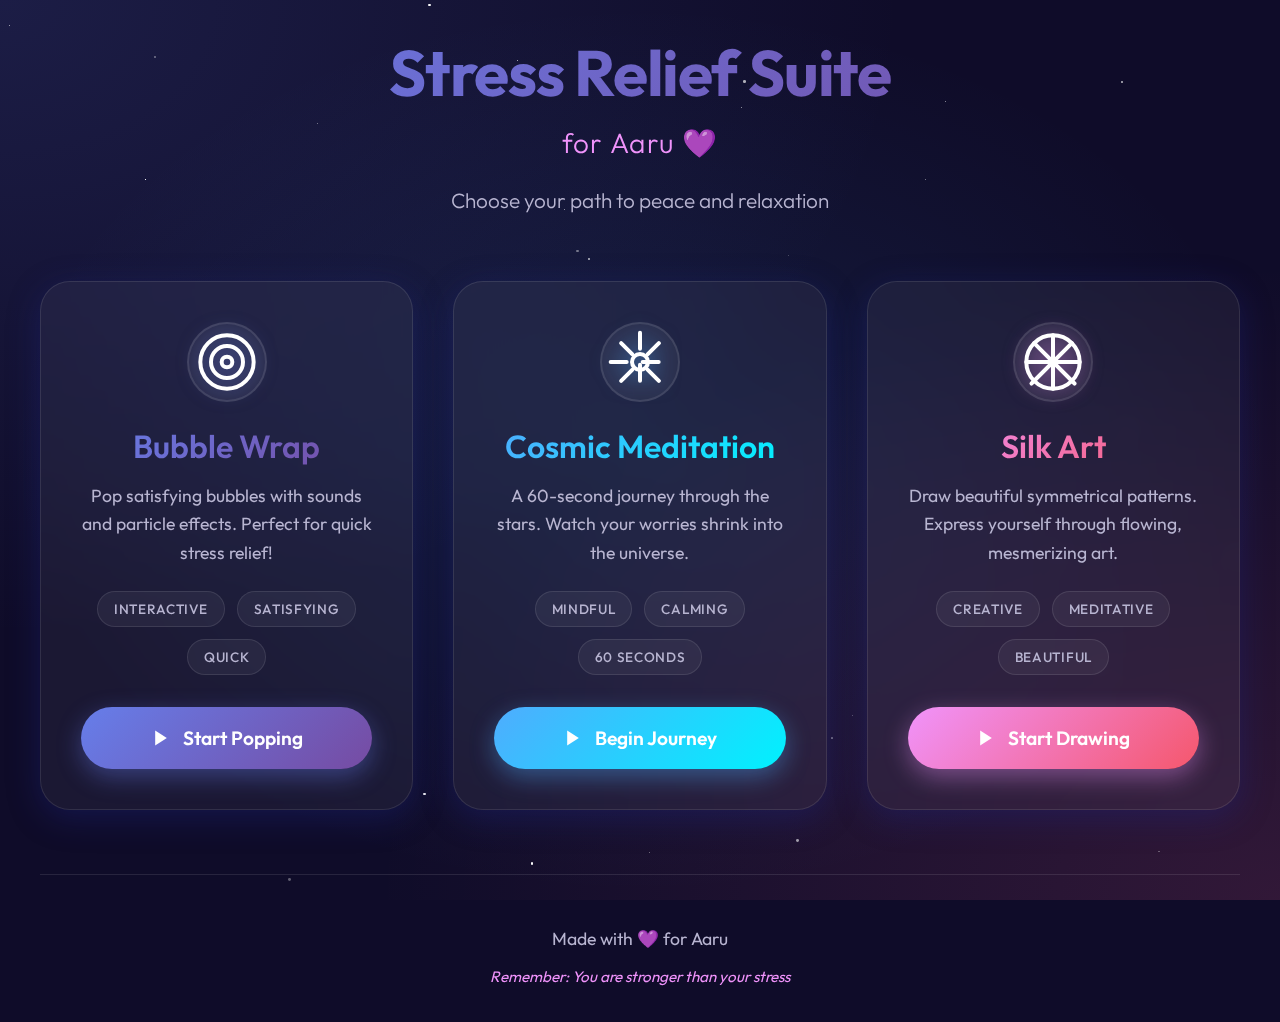
<file: index.html>
<!DOCTYPE html>
<html lang="en">

<head>
    <meta charset="UTF-8">
    <meta name="viewport" content="width=device-width, initial-scale=1.0">
    <title>Stress Relief Suite for Aaru 💜 - Find Your Peace</title>
    <meta name="description" content="A collection of beautiful stress-relief experiences designed for Aaru">
    <link rel="preconnect" href="https://fonts.googleapis.com">
    <link rel="preconnect" href="https://fonts.gstatic.com" crossorigin>
    <link href="https://fonts.googleapis.com/css2?family=Outfit:wght@300;400;600;700&display=swap" rel="stylesheet">
    <link rel="stylesheet" href="menu-style.css">
</head>

<body>
    <div class="container">
        <header class="header">
            <h1 class="main-title">
                <span class="title-gradient">Stress Relief Suite</span>
                <span class="title-sub">for Aaru 💜</span>
            </h1>
            <p class="subtitle">
                Choose your path to peace and relaxation
            </p>
        </header>

        <div class="games-grid">
            <!-- Bubble Wrap Card -->
            <div class="game-card" data-game="bubble-wrap">
                <div class="card-icon">
                    <svg xmlns="http://www.w3.org/2000/svg" width="64" height="64" viewBox="0 0 24 24" fill="none"
                        stroke="currentColor" stroke-width="1.5" stroke-linecap="round" stroke-linejoin="round">
                        <circle cx="12" cy="12" r="10" />
                        <circle cx="12" cy="12" r="6" />
                        <circle cx="12" cy="12" r="2" />
                    </svg>
                </div>
                <h2 class="card-title">Bubble Wrap</h2>
                <p class="card-description">
                    Pop satisfying bubbles with sounds and particle effects. Perfect for quick stress relief!
                </p>
                <div class="card-tags">
                    <span class="tag">Interactive</span>
                    <span class="tag">Satisfying</span>
                    <span class="tag">Quick</span>
                </div>
                <button class="play-btn" onclick="openGame('bubble.html')">
                    <svg xmlns="http://www.w3.org/2000/svg" width="20" height="20" viewBox="0 0 24 24"
                        fill="currentColor">
                        <polygon points="5 3 19 12 5 21 5 3" />
                    </svg>
                    Start Popping
                </button>
            </div>

            <!-- Cosmic Meditation Card -->
            <div class="game-card" data-game="meditation">
                <div class="card-icon">
                    <svg xmlns="http://www.w3.org/2000/svg" width="64" height="64" viewBox="0 0 24 24" fill="none"
                        stroke="currentColor" stroke-width="1.5" stroke-linecap="round" stroke-linejoin="round">
                        <circle cx="12" cy="12" r="3" />
                        <path d="M12 1v6m0 6v6" />
                        <path d="M1 12h6m6 0h6" />
                        <path d="m4.93 4.93 4.24 4.24m5.66 5.66 4.24 4.24" />
                        <path d="m19.07 4.93-4.24 4.24m-5.66 5.66-4.24 4.24" />
                    </svg>
                </div>
                <h2 class="card-title">Cosmic Meditation</h2>
                <p class="card-description">
                    A 60-second journey through the stars. Watch your worries shrink into the universe.
                </p>
                <div class="card-tags">
                    <span class="tag">Mindful</span>
                    <span class="tag">Calming</span>
                    <span class="tag">60 Seconds</span>
                </div>
                <button class="play-btn" onclick="openGame('meditation.html')">
                    <svg xmlns="http://www.w3.org/2000/svg" width="20" height="20" viewBox="0 0 24 24"
                        fill="currentColor">
                        <polygon points="5 3 19 12 5 21 5 3" />
                    </svg>
                    Begin Journey
                </button>
            </div>

            <!-- Silk Art Card -->
            <div class="game-card" data-game="silk">
                <div class="card-icon">
                    <svg xmlns="http://www.w3.org/2000/svg" width="64" height="64" viewBox="0 0 24 24" fill="none"
                        stroke="currentColor" stroke-width="1.5" stroke-linecap="round" stroke-linejoin="round">
                        <path d="M12 2v20" />
                        <path d="M2 12h20" />
                        <circle cx="12" cy="12" r="10" />
                        <path d="m4.93 4.93 15.14 15.14" />
                        <path d="m19.07 4.93-15.14 15.14" />
                    </svg>
                </div>
                <h2 class="card-title">Silk Art</h2>
                <p class="card-description">
                    Draw beautiful symmetrical patterns. Express yourself through flowing, mesmerizing art.
                </p>
                <div class="card-tags">
                    <span class="tag">Creative</span>
                    <span class="tag">Meditative</span>
                    <span class="tag">Beautiful</span>
                </div>
                <button class="play-btn" onclick="openGame('silk.html')">
                    <svg xmlns="http://www.w3.org/2000/svg" width="20" height="20" viewBox="0 0 24 24"
                        fill="currentColor">
                        <polygon points="5 3 19 12 5 21 5 3" />
                    </svg>
                    Start Drawing
                </button>
            </div>
        </div>

        <footer class="footer">
            <p class="footer-text">
                Made with 💜 for Aaru<br>
                <span class="footer-note">Remember: You are stronger than your stress</span>
            </p>
        </footer>
    </div>

    <script src="menu-script.js"></script>
</body>


</html>
</file>
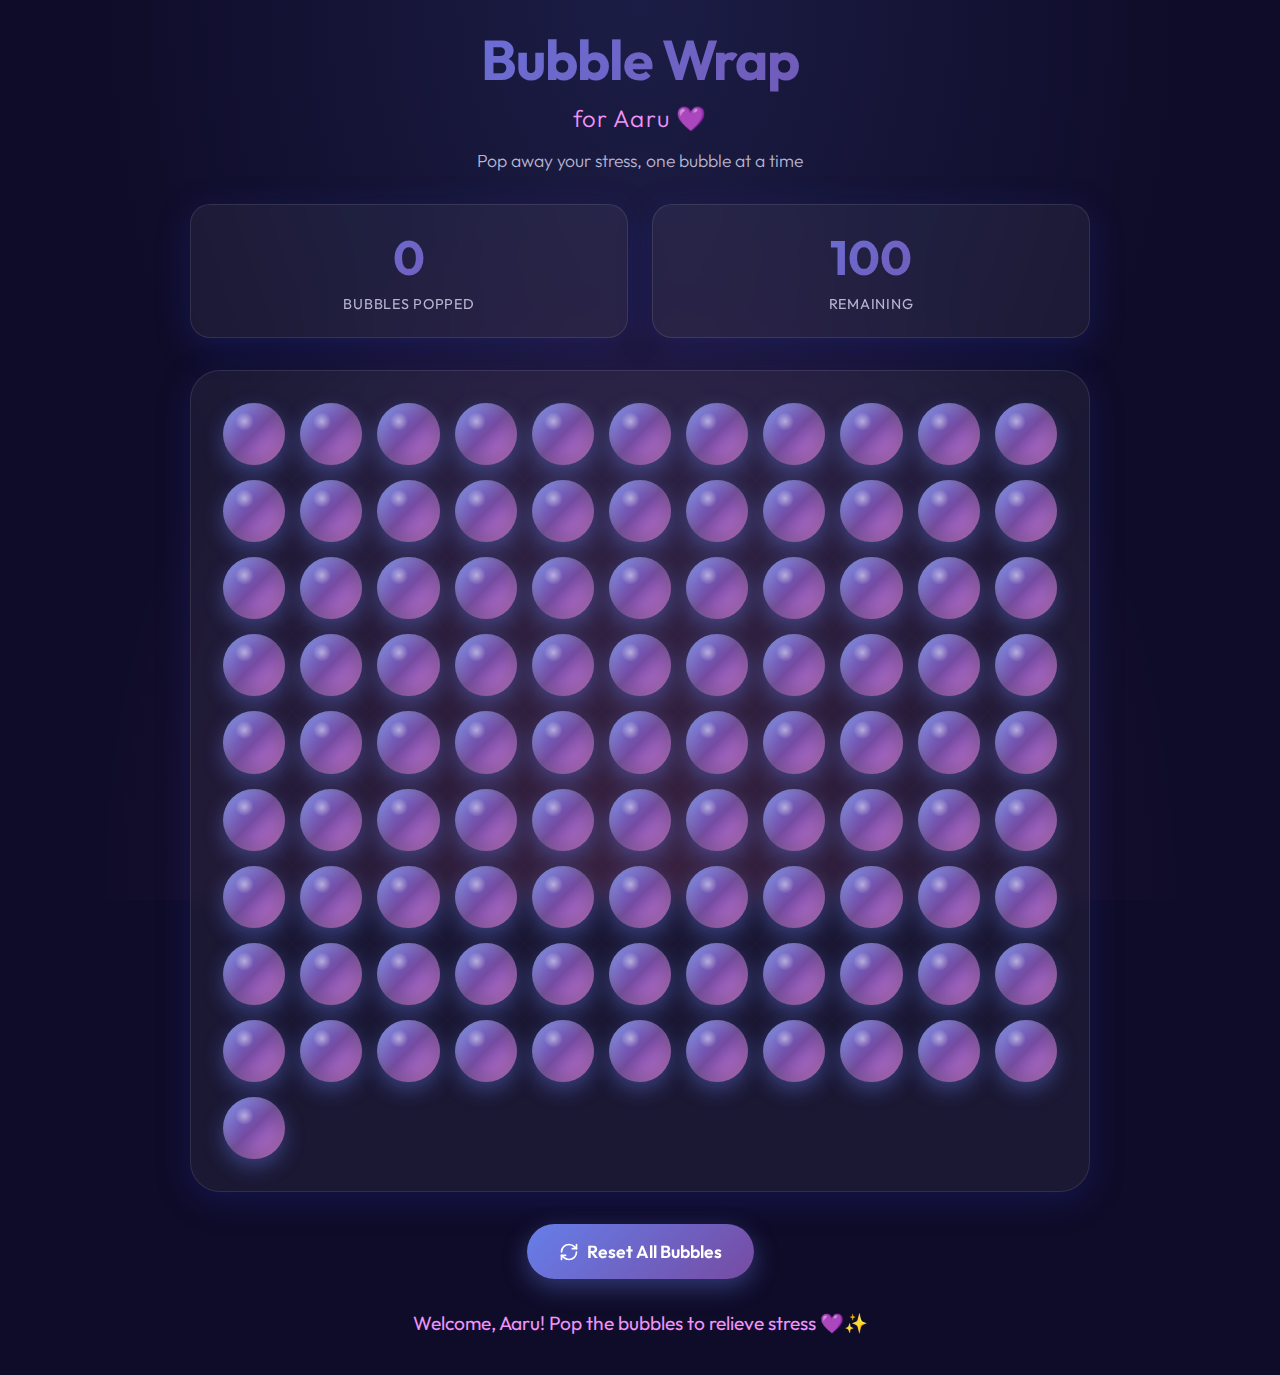
<file: bubble.html>
<!DOCTYPE html>
<html lang="en">
<head>
    <meta charset="UTF-8">
    <meta name="viewport" content="width=device-width, initial-scale=1.0">
    <title>Bubble Wrap for Aaru 💜 - Pop Away Your Stress</title>
    <meta name="description" content="A beautiful, interactive bubble wrap experience designed for Aaru to relieve stress and bring moments of calm">
    <link rel="preconnect" href="https://fonts.googleapis.com">
    <link rel="preconnect" href="https://fonts.gstatic.com" crossorigin>
    <link href="https://fonts.googleapis.com/css2?family=Outfit:wght@300;400;600;700&display=swap" rel="stylesheet">
    <link rel="stylesheet" href="style.css">
</head>
<body>
    <div class="container">
        <header class="header">
            <h1 class="title">
                <span class="title-main">Bubble Wrap</span>
                <span class="title-sub">for Aaru 💜</span>
            </h1>
            <p class="subtitle">Pop away your stress, one bubble at a time</p>
        </header>

        <div class="stats-container">
            <div class="stat-card">
                <div class="stat-value" id="popped-count">0</div>
                <div class="stat-label">Bubbles Popped</div>
            </div>
            <div class="stat-card">
                <div class="stat-value" id="remaining-count">100</div>
                <div class="stat-label">Remaining</div>
            </div>
        </div>

        <div class="bubble-wrap-container">
            <div class="bubble-grid" id="bubbleGrid"></div>
        </div>

        <div class="controls">
            <button class="reset-btn" id="resetBtn">
                <svg xmlns="http://www.w3.org/2000/svg" width="20" height="20" viewBox="0 0 24 24" fill="none" stroke="currentColor" stroke-width="2" stroke-linecap="round" stroke-linejoin="round">
                    <path d="M3 12a9 9 0 0 1 9-9 9.75 9.75 0 0 1 6.74 2.74L21 8"/>
                    <path d="M21 3v5h-5"/>
                    <path d="M21 12a9 9 0 0 1-9 9 9.75 9.75 0 0 1-6.74-2.74L3 16"/>
                    <path d="M3 21v-5h5"/>
                </svg>
                Reset All Bubbles
            </button>
        </div>

        <div class="motivational-message" id="motivationalMessage"></div>
    </div>

    <script src="script.js"></script>
</body>
</html>
</file>
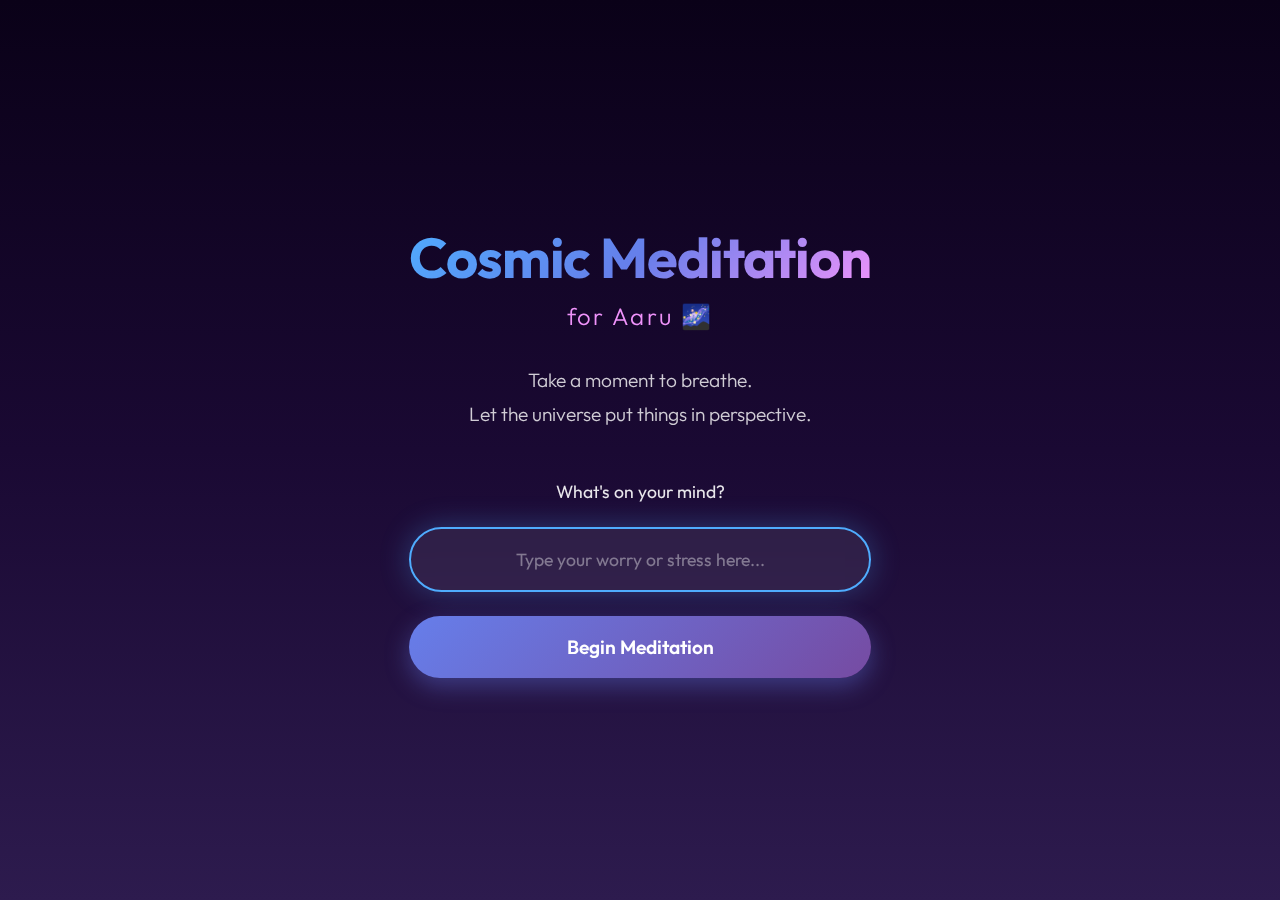
<file: meditation.html>
<!DOCTYPE html>
<html lang="en">

<head>
    <meta charset="UTF-8">
    <meta name="viewport" content="width=device-width, initial-scale=1.0">
    <title>Cosmic Meditation for Aaru 🌌 - Find Your Peace</title>
    <meta name="description"
        content="A 60-second mindful meditation to put your worries in perspective, designed for Aaru">
    <link rel="preconnect" href="https://fonts.googleapis.com">
    <link rel="preconnect" href="https://fonts.gstatic.com" crossorigin>
    <link href="https://fonts.googleapis.com/css2?family=Outfit:wght@300;400;600;700&display=swap" rel="stylesheet">
    <link rel="stylesheet" href="meditation-style.css">
</head>

<body>
    <!-- Start Screen -->
    <div class="screen" id="startScreen">
        <div class="content-wrapper">
            <h1 class="main-title">
                <span class="title-cosmic">Cosmic Meditation</span>
                <span class="title-sub">for Aaru 🌌</span>
            </h1>
            <p class="intro-text">
                Take a moment to breathe.<br>
                Let the universe put things in perspective.
            </p>
            <div class="input-container">
                <label for="worryInput" class="input-label">What's on your mind?</label>
                <input type="text" id="worryInput" class="worry-input" placeholder="Type your worry or stress here..."
                    maxlength="100" autocomplete="off">
                <button id="startBtn" class="start-btn">
                    Begin Meditation
                </button>
            </div>
        </div>
    </div>

    <!-- Meditation Screen -->
    <div class="screen hidden" id="meditationScreen">
        <canvas id="starsCanvas"></canvas>
        <div class="breathing-prompt" id="breathingPrompt">Take a deep breath in....</div>
        <div class="thought-bubble" id="thoughtBubble">
            <span id="thoughtText"></span>
        </div>
        <div class="timer-display" id="timerDisplay">60</div>
    </div>

    <!-- End Screen -->
    <div class="screen hidden" id="endScreen">
        <div class="content-wrapper">
            <h2 class="end-title">Your perspective has shifted 💫</h2>
            <p class="end-message">
                In the vastness of the universe,<br>
                your worry is just a tiny speck of stardust.<br>
                You are stronger than your stress, Aaru. 💜
            </p>
            <div class="end-actions">
                <button id="restartBtn" class="action-btn primary">
                    <svg xmlns="http://www.w3.org/2000/svg" width="20" height="20" viewBox="0 0 24 24" fill="none"
                        stroke="currentColor" stroke-width="2" stroke-linecap="round" stroke-linejoin="round">
                        <path d="M3 12a9 9 0 0 1 9-9 9.75 9.75 0 0 1 6.74 2.74L21 8" />
                        <path d="M21 3v5h-5" />
                        <path d="M21 12a9 9 0 0 1-9 9 9.75 9.75 0 0 1-6.74-2.74L3 16" />
                        <path d="M3 21v-5h5" />
                    </svg>
                    Meditate Again
                </button>
                <button id="backBtn" class="action-btn secondary">
                    <svg xmlns="http://www.w3.org/2000/svg" width="20" height="20" viewBox="0 0 24 24" fill="none"
                        stroke="currentColor" stroke-width="2" stroke-linecap="round" stroke-linejoin="round">
                        <path d="M19 12H5M12 19l-7-7 7-7" />
                    </svg>
                    Back to Menu
                </button>
            </div>
        </div>
    </div>

    <script src="meditation-script.js"></script>
</body>

</html>
</file>
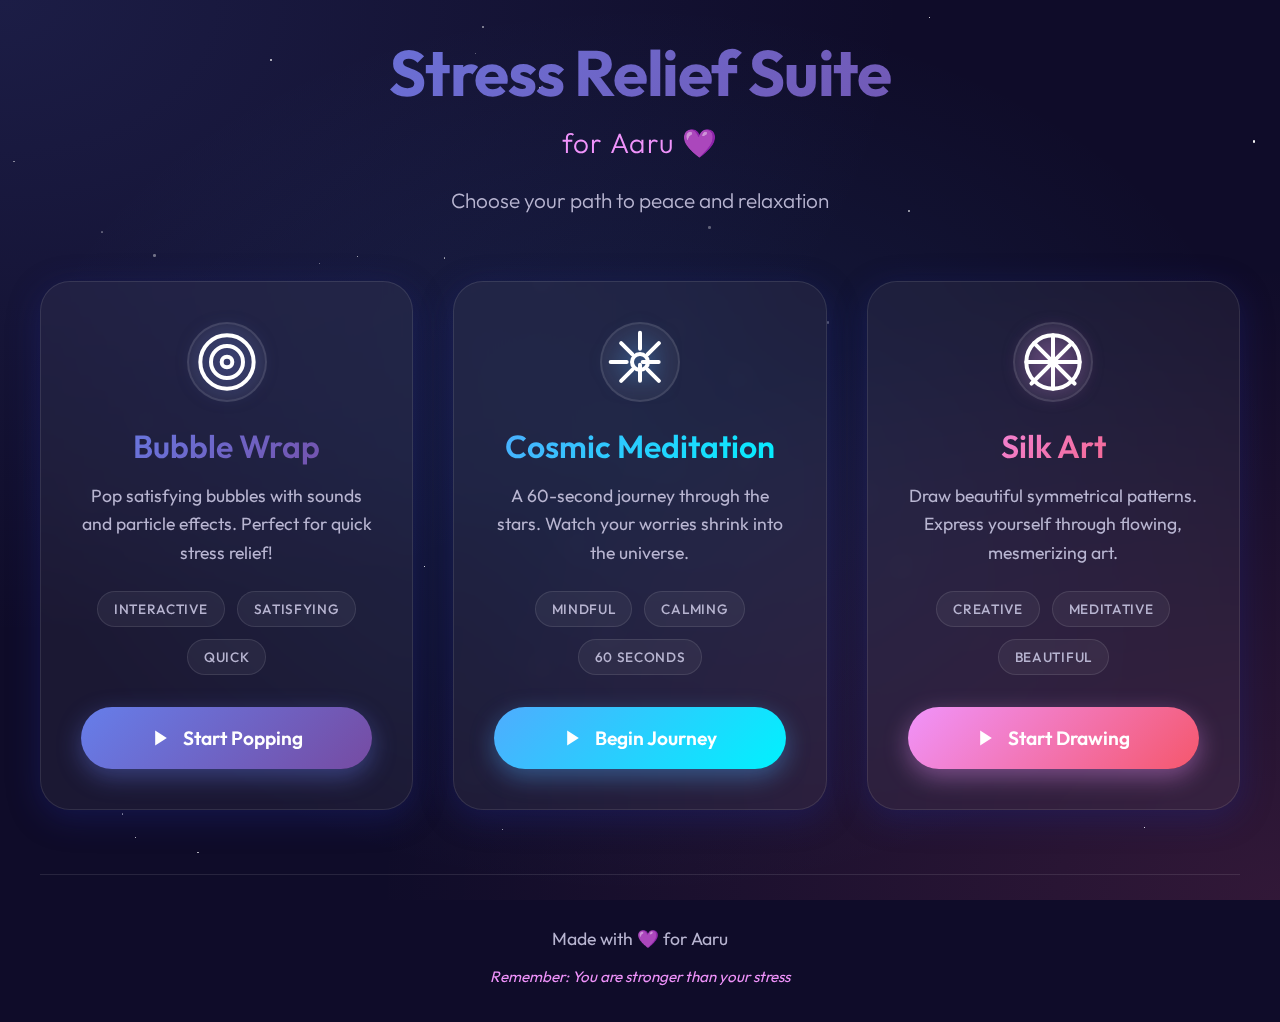
<file: menu.html>
<!DOCTYPE html>
<html lang="en">

<head>
    <meta charset="UTF-8">
    <meta name="viewport" content="width=device-width, initial-scale=1.0">
    <title>Stress Relief Suite for Aaru 💜 - Find Your Peace</title>
    <meta name="description" content="A collection of beautiful stress-relief experiences designed for Aaru">
    <link rel="preconnect" href="https://fonts.googleapis.com">
    <link rel="preconnect" href="https://fonts.gstatic.com" crossorigin>
    <link href="https://fonts.googleapis.com/css2?family=Outfit:wght@300;400;600;700&display=swap" rel="stylesheet">
    <link rel="stylesheet" href="menu-style.css">
</head>

<body>
    <div class="container">
        <header class="header">
            <h1 class="main-title">
                <span class="title-gradient">Stress Relief Suite</span>
                <span class="title-sub">for Aaru 💜</span>
            </h1>
            <p class="subtitle">
                Choose your path to peace and relaxation
            </p>
        </header>

        <div class="games-grid">
            <!-- Bubble Wrap Card -->
            <div class="game-card" data-game="bubble-wrap">
                <div class="card-icon">
                    <svg xmlns="http://www.w3.org/2000/svg" width="64" height="64" viewBox="0 0 24 24" fill="none"
                        stroke="currentColor" stroke-width="1.5" stroke-linecap="round" stroke-linejoin="round">
                        <circle cx="12" cy="12" r="10" />
                        <circle cx="12" cy="12" r="6" />
                        <circle cx="12" cy="12" r="2" />
                    </svg>
                </div>
                <h2 class="card-title">Bubble Wrap</h2>
                <p class="card-description">
                    Pop satisfying bubbles with sounds and particle effects. Perfect for quick stress relief!
                </p>
                <div class="card-tags">
                    <span class="tag">Interactive</span>
                    <span class="tag">Satisfying</span>
                    <span class="tag">Quick</span>
                </div>
                <button class="play-btn" onclick="openGame('index.html')">
                    <svg xmlns="http://www.w3.org/2000/svg" width="20" height="20" viewBox="0 0 24 24"
                        fill="currentColor">
                        <polygon points="5 3 19 12 5 21 5 3" />
                    </svg>
                    Start Popping
                </button>
            </div>

            <!-- Cosmic Meditation Card -->
            <div class="game-card" data-game="meditation">
                <div class="card-icon">
                    <svg xmlns="http://www.w3.org/2000/svg" width="64" height="64" viewBox="0 0 24 24" fill="none"
                        stroke="currentColor" stroke-width="1.5" stroke-linecap="round" stroke-linejoin="round">
                        <circle cx="12" cy="12" r="3" />
                        <path d="M12 1v6m0 6v6" />
                        <path d="M1 12h6m6 0h6" />
                        <path d="m4.93 4.93 4.24 4.24m5.66 5.66 4.24 4.24" />
                        <path d="m19.07 4.93-4.24 4.24m-5.66 5.66-4.24 4.24" />
                    </svg>
                </div>
                <h2 class="card-title">Cosmic Meditation</h2>
                <p class="card-description">
                    A 60-second journey through the stars. Watch your worries shrink into the universe.
                </p>
                <div class="card-tags">
                    <span class="tag">Mindful</span>
                    <span class="tag">Calming</span>
                    <span class="tag">60 Seconds</span>
                </div>
                <button class="play-btn" onclick="openGame('meditation.html')">
                    <svg xmlns="http://www.w3.org/2000/svg" width="20" height="20" viewBox="0 0 24 24"
                        fill="currentColor">
                        <polygon points="5 3 19 12 5 21 5 3" />
                    </svg>
                    Begin Journey
                </button>
            </div>

            <!-- Silk Art Card -->
            <div class="game-card" data-game="silk">
                <div class="card-icon">
                    <svg xmlns="http://www.w3.org/2000/svg" width="64" height="64" viewBox="0 0 24 24" fill="none"
                        stroke="currentColor" stroke-width="1.5" stroke-linecap="round" stroke-linejoin="round">
                        <path d="M12 2v20" />
                        <path d="M2 12h20" />
                        <circle cx="12" cy="12" r="10" />
                        <path d="m4.93 4.93 15.14 15.14" />
                        <path d="m19.07 4.93-15.14 15.14" />
                    </svg>
                </div>
                <h2 class="card-title">Silk Art</h2>
                <p class="card-description">
                    Draw beautiful symmetrical patterns. Express yourself through flowing, mesmerizing art.
                </p>
                <div class="card-tags">
                    <span class="tag">Creative</span>
                    <span class="tag">Meditative</span>
                    <span class="tag">Beautiful</span>
                </div>
                <button class="play-btn" onclick="openGame('silk.html')">
                    <svg xmlns="http://www.w3.org/2000/svg" width="20" height="20" viewBox="0 0 24 24"
                        fill="currentColor">
                        <polygon points="5 3 19 12 5 21 5 3" />
                    </svg>
                    Start Drawing
                </button>
            </div>
        </div>

        <footer class="footer">
            <p class="footer-text">
                Made with 💜 for Aaru<br>
                <span class="footer-note">Remember: You are stronger than your stress</span>
            </p>
        </footer>
    </div>

    <script src="menu-script.js"></script>
</body>

</html>
</file>
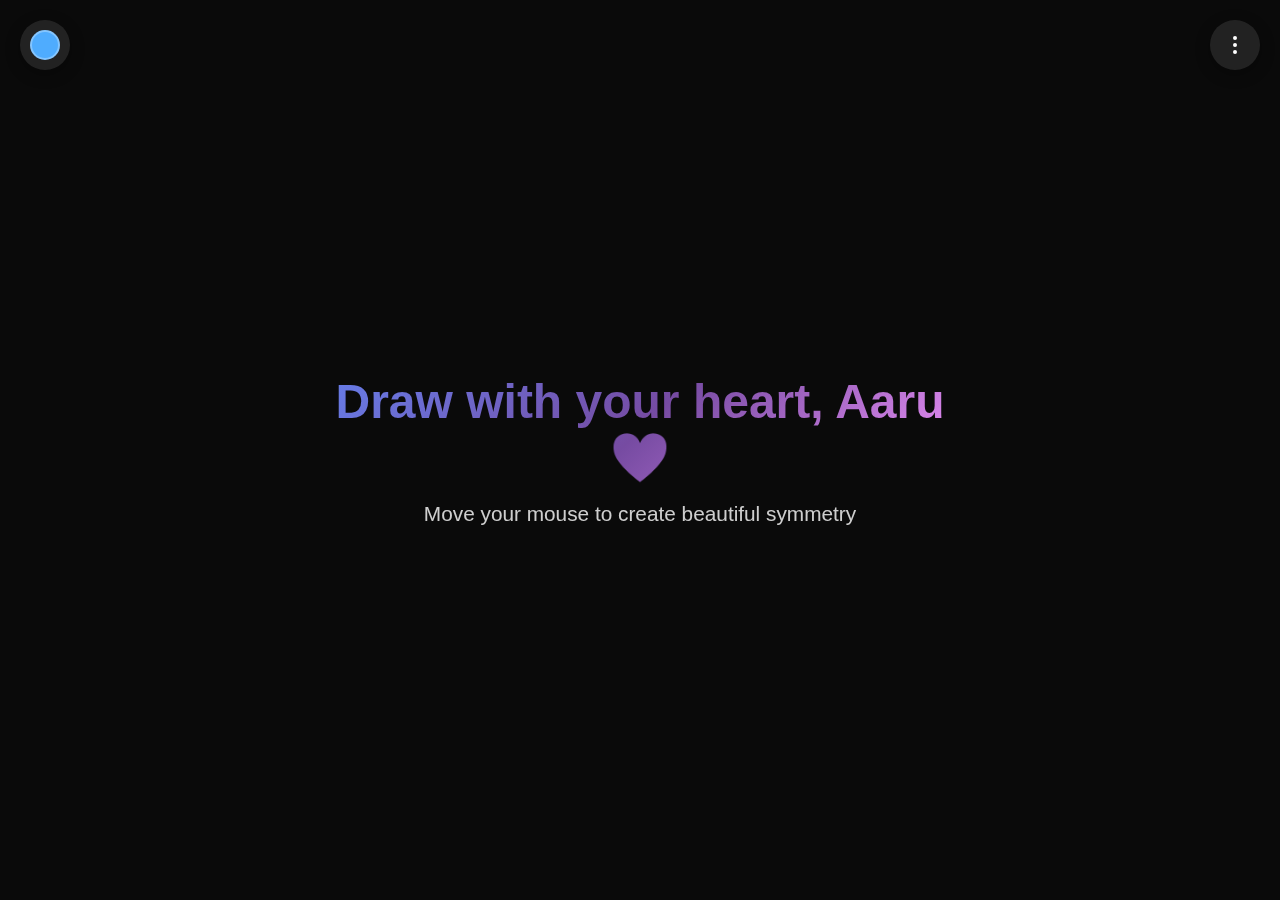
<file: silk.html>
<!DOCTYPE html>
<html lang="en">

<head>
    <meta charset="UTF-8">
    <meta name="viewport" content="width=device-width, initial-scale=1.0">
    <title>Silk Art for Aaru 🎨 - Create Beautiful Symmetry</title>
    <meta name="description"
        content="An interactive symmetrical drawing tool designed for Aaru to create flowing, beautiful art">
    <link rel="preconnect" href="https://fonts.googleapis.com">
    <link rel="preconnect" href="https://fonts.gstatic.com" crossorigin>
    <link href="https://fonts.googleapis.com/css2?family=Outfit:wght@300;400;600;700&display=swap" rel="stylesheet">
    <link rel="stylesheet" href="silk-style.css">
</head>

<body>
    <canvas id="canvas"></canvas>

    <div class="controls">
        <button class="control-btn color-btn" id="colorBtn" title="Change Color">
            <div class="color-indicator" id="colorIndicator"></div>
        </button>

        <button class="control-btn menu-btn" id="menuBtn" title="Menu">
            <svg xmlns="http://www.w3.org/2000/svg" width="24" height="24" viewBox="0 0 24 24" fill="none"
                stroke="currentColor" stroke-width="2">
                <circle cx="12" cy="12" r="1" />
                <circle cx="12" cy="5" r="1" />
                <circle cx="12" cy="19" r="1" />
            </svg>
        </button>
    </div>

    <div class="menu hidden" id="menu">
        <button class="menu-item" id="clearBtn">
            <svg xmlns="http://www.w3.org/2000/svg" width="20" height="20" viewBox="0 0 24 24" fill="none"
                stroke="currentColor" stroke-width="2">
                <path d="M12 2v20" />
                <path d="M2 12h20" />
            </svg>
            New
        </button>
        <button class="menu-item" id="saveBtn">
            <svg xmlns="http://www.w3.org/2000/svg" width="20" height="20" viewBox="0 0 24 24" fill="none"
                stroke="currentColor" stroke-width="2">
                <path d="M19 21H5a2 2 0 0 1-2-2V5a2 2 0 0 1 2-2h11l5 5v11a2 2 0 0 1-2 2z" />
                <polyline points="17 21 17 13 7 13 7 21" />
                <polyline points="7 3 7 8 15 8" />
            </svg>
            Save
        </button>
        <button class="menu-item" id="backBtn">
            <svg xmlns="http://www.w3.org/2000/svg" width="20" height="20" viewBox="0 0 24 24" fill="none"
                stroke="currentColor" stroke-width="2">
                <path d="M19 12H5M12 19l-7-7 7-7" />
            </svg>
            Back to Menu
        </button>
    </div>

    <div class="welcome-message" id="welcomeMessage">
        <h2>Draw with your heart, Aaru 💜</h2>
        <p>Move your mouse to create beautiful symmetry</p>
    </div>

    <script src="silk-script.js"></script>
</body>

</html>
</file>
<file: menu-style.css>
/* ==================== CSS VARIABLES & RESET ==================== */
* {
    margin: 0;
    padding: 0;
    box-sizing: border-box;
}

:root {
    /* Color Palette */
    --bg-dark: #0f0c29;
    --primary-gradient: linear-gradient(135deg, #667eea 0%, #764ba2 100%);
    --secondary-gradient: linear-gradient(135deg, #f093fb 0%, #f5576c 100%);
    --accent-gradient: linear-gradient(135deg, #4facfe 0%, #00f2fe 100%);

    --text-primary: #ffffff;
    --text-secondary: #b8b5d1;
    --text-accent: #f093fb;

    /* Glassmorphism */
    --glass-bg: rgba(255, 255, 255, 0.05);
    --glass-border: rgba(255, 255, 255, 0.1);
    --glass-shadow: 0 8px 32px 0 rgba(31, 38, 135, 0.37);

    --font-family: 'Outfit', -apple-system, BlinkMacSystemFont, 'Segoe UI', sans-serif;
}

/* ==================== BODY & BACKGROUND ==================== */
body {
    font-family: var(--font-family);
    background: var(--bg-dark);
    background-image:
        radial-gradient(ellipse at top left, rgba(102, 126, 234, 0.15) 0%, transparent 50%),
        radial-gradient(ellipse at bottom right, rgba(246, 92, 139, 0.15) 0%, transparent 50%),
        radial-gradient(ellipse at center, rgba(79, 172, 254, 0.1) 0%, transparent 70%);
    background-attachment: fixed;
    color: var(--text-primary);
    min-height: 100vh;
    display: flex;
    align-items: center;
    justify-content: center;
    padding: 2rem;
    overflow-x: hidden;
}

.container {
    max-width: 1200px;
    width: 100%;
    animation: fadeInUp 0.8s ease-out;
}

@keyframes fadeInUp {
    from {
        opacity: 0;
        transform: translateY(30px);
    }

    to {
        opacity: 1;
        transform: translateY(0);
    }
}

/* ==================== HEADER ==================== */
.header {
    text-align: center;
    margin-bottom: 4rem;
}

.main-title {
    display: flex;
    flex-direction: column;
    gap: 0.75rem;
    margin-bottom: 1.5rem;
}

.title-gradient {
    font-size: 4rem;
    font-weight: 700;
    background: var(--primary-gradient);
    -webkit-background-clip: text;
    -webkit-text-fill-color: transparent;
    background-clip: text;
    letter-spacing: -0.02em;
    animation: gradientPulse 3s ease infinite;
}

@keyframes gradientPulse {

    0%,
    100% {
        filter: hue-rotate(0deg) brightness(1);
    }

    50% {
        filter: hue-rotate(20deg) brightness(1.2);
    }
}

.title-sub {
    font-size: 1.75rem;
    font-weight: 300;
    color: var(--text-accent);
    letter-spacing: 0.05em;
}

.subtitle {
    font-size: 1.3rem;
    color: var(--text-secondary);
    font-weight: 300;
    line-height: 1.6;
}

/* ==================== GAMES GRID ==================== */
.games-grid {
    display: grid;
    grid-template-columns: repeat(auto-fit, minmax(350px, 1fr));
    gap: 2.5rem;
    margin-bottom: 4rem;
}

/* ==================== GAME CARDS ==================== */
.game-card {
    background: var(--glass-bg);
    backdrop-filter: blur(10px);
    -webkit-backdrop-filter: blur(10px);
    border: 1px solid var(--glass-border);
    border-radius: 30px;
    padding: 2.5rem;
    box-shadow: var(--glass-shadow);
    transition: all 0.4s cubic-bezier(0.4, 0, 0.2, 1);
    cursor: pointer;
    position: relative;
    overflow: hidden;
}

.game-card::before {
    content: '';
    position: absolute;
    top: 0;
    left: 0;
    right: 0;
    bottom: 0;
    background: var(--primary-gradient);
    opacity: 0;
    transition: opacity 0.4s ease;
    z-index: 0;
}

.game-card:hover::before {
    opacity: 0.05;
}

.game-card:hover {
    transform: translateY(-10px);
    border-color: rgba(102, 126, 234, 0.5);
    box-shadow: 0 20px 60px rgba(102, 126, 234, 0.4);
}

.game-card[data-game="meditation"]:hover {
    border-color: rgba(79, 172, 254, 0.5);
    box-shadow: 0 20px 60px rgba(79, 172, 254, 0.4);
}

.game-card[data-game="silk"]:hover {
    border-color: rgba(240, 147, 251, 0.5);
    box-shadow: 0 20px 60px rgba(240, 147, 251, 0.4);
}

.game-card>* {
    position: relative;
    z-index: 1;
}

/* ==================== CARD CONTENT ==================== */
.card-icon {
    width: 80px;
    height: 80px;
    margin: 0 auto 1.5rem;
    display: flex;
    align-items: center;
    justify-content: center;
    border-radius: 50%;
    background: var(--glass-bg);
    border: 2px solid var(--glass-border);
    transition: all 0.4s ease;
}

.game-card:hover .card-icon {
    transform: scale(1.1) rotate(5deg);
    background: rgba(255, 255, 255, 0.1);
}

.card-icon svg {
    color: var(--text-primary);
    filter: drop-shadow(0 0 10px rgba(102, 126, 234, 0.5));
    transition: all 0.4s ease;
}

.game-card:hover .card-icon svg {
    filter: drop-shadow(0 0 20px rgba(102, 126, 234, 0.8));
}

.game-card[data-game="meditation"] .card-icon svg {
    filter: drop-shadow(0 0 10px rgba(79, 172, 254, 0.5));
}

.game-card[data-game="meditation"]:hover .card-icon svg {
    filter: drop-shadow(0 0 20px rgba(79, 172, 254, 0.8));
}

.game-card[data-game="silk"] .card-icon svg {
    filter: drop-shadow(0 0 10px rgba(240, 147, 251, 0.5));
}

.game-card[data-game="silk"]:hover .card-icon svg {
    filter: drop-shadow(0 0 20px rgba(240, 147, 251, 0.8));
}

.card-title {
    font-size: 2rem;
    font-weight: 600;
    margin-bottom: 1rem;
    text-align: center;
    background: var(--primary-gradient);
    -webkit-background-clip: text;
    -webkit-text-fill-color: transparent;
    background-clip: text;
}

.game-card[data-game="meditation"] .card-title {
    background: var(--accent-gradient);
    -webkit-background-clip: text;
    -webkit-text-fill-color: transparent;
    background-clip: text;
}

.game-card[data-game="silk"] .card-title {
    background: var(--secondary-gradient);
    -webkit-background-clip: text;
    -webkit-text-fill-color: transparent;
    background-clip: text;
}

.card-description {
    font-size: 1.1rem;
    line-height: 1.6;
    color: var(--text-secondary);
    text-align: center;
    margin-bottom: 1.5rem;
    min-height: 80px;
}

/* ==================== TAGS ==================== */
.card-tags {
    display: flex;
    gap: 0.75rem;
    justify-content: center;
    flex-wrap: wrap;
    margin-bottom: 2rem;
}

.tag {
    padding: 0.5rem 1rem;
    background: rgba(255, 255, 255, 0.05);
    border: 1px solid rgba(255, 255, 255, 0.1);
    border-radius: 50px;
    font-size: 0.85rem;
    color: var(--text-secondary);
    font-weight: 500;
    letter-spacing: 0.05em;
    text-transform: uppercase;
    transition: all 0.3s ease;
}

.game-card:hover .tag {
    background: rgba(255, 255, 255, 0.1);
    border-color: rgba(255, 255, 255, 0.2);
    color: var(--text-primary);
}

/* ==================== PLAY BUTTON ==================== */
.play-btn {
    width: 100%;
    display: flex;
    align-items: center;
    justify-content: center;
    gap: 0.75rem;
    padding: 1.2rem 2rem;
    font-size: 1.2rem;
    font-family: var(--font-family);
    font-weight: 600;
    color: var(--text-primary);
    background: var(--primary-gradient);
    border: none;
    border-radius: 50px;
    cursor: pointer;
    transition: all 0.3s ease;
    box-shadow: 0 8px 25px rgba(102, 126, 234, 0.4);
    position: relative;
    overflow: hidden;
}

.game-card[data-game="meditation"] .play-btn {
    background: var(--accent-gradient);
    box-shadow: 0 8px 25px rgba(79, 172, 254, 0.4);
}

.play-btn::before {
    content: '';
    position: absolute;
    top: 0;
    left: -100%;
    width: 100%;
    height: 100%;
    background: linear-gradient(90deg, transparent, rgba(255, 255, 255, 0.3), transparent);
    transition: left 0.5s ease;
}

.play-btn:hover::before {
    left: 100%;
}

.play-btn:hover {
    transform: translateY(-3px);
    box-shadow: 0 12px 35px rgba(102, 126, 234, 0.6);
}

.game-card[data-game="meditation"] .play-btn:hover {
    box-shadow: 0 12px 35px rgba(79, 172, 254, 0.6);
}

.game-card[data-game="silk"] .play-btn {
    background: var(--secondary-gradient);
    box-shadow: 0 8px 25px rgba(240, 147, 251, 0.4);
}

.game-card[data-game="silk"] .play-btn:hover {
    box-shadow: 0 12px 35px rgba(240, 147, 251, 0.6);
}

.play-btn:active {
    transform: translateY(-1px);
}

.play-btn svg {
    transition: transform 0.3s ease;
}

.play-btn:hover svg {
    transform: translateX(3px);
}

/* ==================== FOOTER ==================== */
.footer {
    text-align: center;
    padding-top: 3rem;
    border-top: 1px solid rgba(255, 255, 255, 0.1);
}

.footer-text {
    font-size: 1.1rem;
    color: var(--text-secondary);
    line-height: 1.8;
}

.footer-note {
    display: block;
    margin-top: 0.5rem;
    font-size: 0.95rem;
    color: var(--text-accent);
    font-style: italic;
}

/* ==================== RESPONSIVE DESIGN ==================== */
@media (max-width: 768px) {
    body {
        padding: 1.5rem;
    }

    .title-gradient {
        font-size: 3rem;
    }

    .title-sub {
        font-size: 1.4rem;
    }

    .subtitle {
        font-size: 1.1rem;
    }

    .games-grid {
        grid-template-columns: 1fr;
        gap: 2rem;
        margin-bottom: 3rem;
    }

    .game-card {
        padding: 2rem;
    }

    .card-title {
        font-size: 1.75rem;
    }

    .card-description {
        font-size: 1rem;
        min-height: auto;
    }
}

@media (max-width: 480px) {
    .header {
        margin-bottom: 3rem;
    }

    .title-gradient {
        font-size: 2.5rem;
    }

    .title-sub {
        font-size: 1.2rem;
    }

    .subtitle {
        font-size: 1rem;
    }

    .game-card {
        padding: 1.5rem;
    }

    .card-icon {
        width: 60px;
        height: 60px;
    }

    .card-icon svg {
        width: 48px;
        height: 48px;
    }

    .play-btn {
        font-size: 1rem;
        padding: 1rem 1.5rem;
    }
}

/* ==================== ANIMATIONS ==================== */
@keyframes float {

    0%,
    100% {
        transform: translateY(0);
    }

    50% {
        transform: translateY(-10px);
    }
}

.card-icon {
    animation: float 3s ease-in-out infinite;
}

.game-card:nth-child(2) .card-icon {
    animation-delay: 0.5s;
}
</file>
<file: style.css>
/* ==================== CSS VARIABLES & RESET ==================== */
* {
    margin: 0;
    padding: 0;
    box-sizing: border-box;
}

:root {
    /* Color Palette - Purple & Pink Theme for Aaru */
    --primary-gradient: linear-gradient(135deg, #667eea 0%, #764ba2 100%);
    --secondary-gradient: linear-gradient(135deg, #f093fb 0%, #f5576c 100%);
    --accent-gradient: linear-gradient(135deg, #4facfe 0%, #00f2fe 100%);
    
    --bg-dark: #0f0c29;
    --bg-overlay: rgba(15, 12, 41, 0.95);
    --bubble-color: linear-gradient(135deg, #667eea 0%, #764ba2 50%, #f093fb 100%);
    --bubble-popped: #1a1640;
    
    --text-primary: #ffffff;
    --text-secondary: #b8b5d1;
    --text-accent: #f093fb;
    
    /* Glassmorphism */
    --glass-bg: rgba(255, 255, 255, 0.05);
    --glass-border: rgba(255, 255, 255, 0.1);
    --glass-shadow: 0 8px 32px 0 rgba(31, 38, 135, 0.37);
    
    /* Spacing */
    --spacing-xs: 0.5rem;
    --spacing-sm: 1rem;
    --spacing-md: 1.5rem;
    --spacing-lg: 2rem;
    --spacing-xl: 3rem;
    
    /* Typography */
    --font-family: 'Outfit', -apple-system, BlinkMacSystemFont, 'Segoe UI', sans-serif;
}

/* ==================== BODY & BACKGROUND ==================== */
body {
    font-family: var(--font-family);
    background: var(--bg-dark);
    background-image: 
        radial-gradient(ellipse at top, rgba(102, 126, 234, 0.15) 0%, transparent 60%),
        radial-gradient(ellipse at bottom, rgba(246, 92, 139, 0.15) 0%, transparent 60%);
    background-attachment: fixed;
    color: var(--text-primary);
    min-height: 100vh;
    display: flex;
    align-items: center;
    justify-content: center;
    overflow-x: hidden;
    padding: var(--spacing-md);
}

.container {
    max-width: 900px;
    width: 100%;
    animation: fadeInUp 0.8s ease-out;
}

@keyframes fadeInUp {
    from {
        opacity: 0;
        transform: translateY(30px);
    }
    to {
        opacity: 1;
        transform: translateY(0);
    }
}

/* ==================== HEADER ==================== */
.header {
    text-align: center;
    margin-bottom: var(--spacing-lg);
}

.title {
    display: flex;
    flex-direction: column;
    gap: var(--spacing-xs);
    margin-bottom: var(--spacing-sm);
}

.title-main {
    font-size: 3.5rem;
    font-weight: 700;
    background: var(--primary-gradient);
    -webkit-background-clip: text;
    -webkit-text-fill-color: transparent;
    background-clip: text;
    letter-spacing: -0.02em;
    animation: gradientShift 3s ease infinite;
}

.title-sub {
    font-size: 1.5rem;
    font-weight: 300;
    color: var(--text-accent);
    letter-spacing: 0.05em;
}

@keyframes gradientShift {
    0%, 100% {
        filter: hue-rotate(0deg);
    }
    50% {
        filter: hue-rotate(15deg);
    }
}

.subtitle {
    font-size: 1.1rem;
    color: var(--text-secondary);
    font-weight: 300;
}

/* ==================== STATS CONTAINER ==================== */
.stats-container {
    display: grid;
    grid-template-columns: repeat(auto-fit, minmax(180px, 1fr));
    gap: var(--spacing-md);
    margin-bottom: var(--spacing-lg);
}

.stat-card {
    background: var(--glass-bg);
    backdrop-filter: blur(10px);
    -webkit-backdrop-filter: blur(10px);
    border: 1px solid var(--glass-border);
    border-radius: 20px;
    padding: var(--spacing-md);
    text-align: center;
    box-shadow: var(--glass-shadow);
    transition: all 0.3s ease;
}

.stat-card:hover {
    transform: translateY(-5px);
    border-color: rgba(102, 126, 234, 0.5);
    box-shadow: 0 12px 40px 0 rgba(102, 126, 234, 0.3);
}

.stat-value {
    font-size: 3rem;
    font-weight: 700;
    background: var(--primary-gradient);
    -webkit-background-clip: text;
    -webkit-text-fill-color: transparent;
    background-clip: text;
    line-height: 1.2;
    margin-bottom: var(--spacing-xs);
}

.stat-label {
    font-size: 0.9rem;
    color: var(--text-secondary);
    font-weight: 400;
    letter-spacing: 0.05em;
    text-transform: uppercase;
}

/* ==================== BUBBLE WRAP CONTAINER ==================== */
.bubble-wrap-container {
    background: var(--glass-bg);
    backdrop-filter: blur(10px);
    -webkit-backdrop-filter: blur(10px);
    border: 1px solid var(--glass-border);
    border-radius: 30px;
    padding: var(--spacing-lg);
    box-shadow: var(--glass-shadow);
    margin-bottom: var(--spacing-lg);
}

.bubble-grid {
    display: grid;
    grid-template-columns: repeat(auto-fit, minmax(60px, 1fr));
    gap: 15px;
    max-width: 100%;
}

/* ==================== BUBBLES ==================== */
.bubble {
    aspect-ratio: 1;
    border-radius: 50%;
    background: var(--bubble-color);
    cursor: pointer;
    position: relative;
    transition: all 0.3s cubic-bezier(0.68, -0.55, 0.265, 1.55);
    box-shadow: 
        inset -5px -5px 15px rgba(0, 0, 0, 0.3),
        inset 5px 5px 15px rgba(255, 255, 255, 0.2),
        0 8px 20px rgba(102, 126, 234, 0.4);
    animation: bubbleFloat 3s ease-in-out infinite;
    animation-delay: calc(var(--bubble-index) * 0.05s);
}

.bubble::before {
    content: '';
    position: absolute;
    top: 15%;
    left: 20%;
    width: 30%;
    height: 30%;
    background: radial-gradient(circle, rgba(255, 255, 255, 0.8) 0%, transparent 70%);
    border-radius: 50%;
    opacity: 0.6;
}

@keyframes bubbleFloat {
    0%, 100% {
        transform: translateY(0) scale(1);
    }
    50% {
        transform: translateY(-5px) scale(1.02);
    }
}

.bubble:hover:not(.popped) {
    transform: scale(1.1);
    box-shadow: 
        inset -5px -5px 15px rgba(0, 0, 0, 0.3),
        inset 5px 5px 15px rgba(255, 255, 255, 0.3),
        0 12px 30px rgba(246, 92, 139, 0.6);
    animation: none;
}

.bubble:active:not(.popped) {
    transform: scale(0.95);
}

/* Popped State */
.bubble.popped {
    background: var(--bubble-popped);
    box-shadow: 
        inset 0 0 10px rgba(0, 0, 0, 0.5);
    cursor: default;
    animation: popAnimation 0.5s cubic-bezier(0.68, -0.55, 0.265, 1.55);
}

.bubble.popped::before {
    display: none;
}

@keyframes popAnimation {
    0% {
        transform: scale(1);
    }
    50% {
        transform: scale(1.3);
        opacity: 0.5;
    }
    100% {
        transform: scale(1);
        opacity: 1;
    }
}

/* ==================== CONTROLS ==================== */
.controls {
    display: flex;
    justify-content: center;
    margin-bottom: var(--spacing-lg);
}

.reset-btn {
    display: flex;
    align-items: center;
    gap: var(--spacing-xs);
    padding: 1rem 2rem;
    font-size: 1.1rem;
    font-family: var(--font-family);
    font-weight: 600;
    color: var(--text-primary);
    background: var(--primary-gradient);
    border: none;
    border-radius: 50px;
    cursor: pointer;
    box-shadow: 0 8px 25px rgba(102, 126, 234, 0.4);
    transition: all 0.3s ease;
    position: relative;
    overflow: hidden;
}

.reset-btn::before {
    content: '';
    position: absolute;
    top: 0;
    left: -100%;
    width: 100%;
    height: 100%;
    background: linear-gradient(90deg, transparent, rgba(255, 255, 255, 0.2), transparent);
    transition: left 0.5s ease;
}

.reset-btn:hover::before {
    left: 100%;
}

.reset-btn:hover {
    transform: translateY(-3px);
    box-shadow: 0 12px 35px rgba(102, 126, 234, 0.6);
}

.reset-btn:active {
    transform: translateY(-1px);
}

.reset-btn svg {
    animation: rotate 0s;
}

.reset-btn:hover svg {
    animation: rotate 0.5s ease-in-out;
}

@keyframes rotate {
    from {
        transform: rotate(0deg);
    }
    to {
        transform: rotate(360deg);
    }
}

/* ==================== MOTIVATIONAL MESSAGE ==================== */
.motivational-message {
    text-align: center;
    font-size: 1.2rem;
    color: var(--text-accent);
    font-weight: 400;
    min-height: 40px;
    opacity: 0;
    transition: opacity 0.5s ease;
    margin-top: var(--spacing-md);
}

.motivational-message.show {
    opacity: 1;
    animation: messageSlideIn 0.5s ease;
}

@keyframes messageSlideIn {
    from {
        transform: translateY(20px);
        opacity: 0;
    }
    to {
        transform: translateY(0);
        opacity: 1;
    }
}

/* ==================== RESPONSIVE DESIGN ==================== */
@media (max-width: 768px) {
    .title-main {
        font-size: 2.5rem;
    }
    
    .title-sub {
        font-size: 1.2rem;
    }
    
    .subtitle {
        font-size: 1rem;
    }
    
    .bubble-grid {
        grid-template-columns: repeat(auto-fit, minmax(50px, 1fr));
        gap: 10px;
    }
    
    .stat-value {
        font-size: 2.5rem;
    }
    
    .bubble-wrap-container {
        padding: var(--spacing-md);
    }
}

@media (max-width: 480px) {
    .title-main {
        font-size: 2rem;
    }
    
    .bubble-grid {
        grid-template-columns: repeat(auto-fit, minmax(45px, 1fr));
        gap: 8px;
    }
    
    .reset-btn {
        padding: 0.875rem 1.5rem;
        font-size: 1rem;
    }
}
</file>
<file: meditation-style.css>
/* ==================== CSS VARIABLES & RESET ==================== */
* {
    margin: 0;
    padding: 0;
    box-sizing: border-box;
}

:root {
    /* Color Palette - Cosmic Theme */
    --cosmic-purple: #4a148c;
    --deep-space: #0a0118;
    --star-white: #ffffff;
    --nebula-pink: #f093fb;
    --nebula-blue: #4facfe;
    --thought-glow: rgba(102, 126, 234, 0.8);

    /* Gradients */
    --primary-gradient: linear-gradient(135deg, #667eea 0%, #764ba2 100%);
    --cosmic-gradient: linear-gradient(180deg, #0a0118 0%, #1a0933 50%, #2d1b4e 100%);

    /* Glassmorphism */
    --glass-bg: rgba(255, 255, 255, 0.05);
    --glass-border: rgba(255, 255, 255, 0.1);
    --glass-shadow: 0 8px 32px 0 rgba(31, 38, 135, 0.37);

    /* Typography */
    --font-family: 'Outfit', -apple-system, BlinkMacSystemFont, 'Segoe UI', sans-serif;
}

/* ==================== BODY & BACKGROUND ==================== */
body {
    font-family: var(--font-family);
    background: var(--cosmic-gradient);
    color: var(--star-white);
    min-height: 100vh;
    overflow: hidden;
    position: relative;
}

/* ==================== SCREEN MANAGEMENT ==================== */
.screen {
    position: fixed;
    top: 0;
    left: 0;
    width: 100%;
    height: 100%;
    display: flex;
    align-items: center;
    justify-content: center;
    opacity: 1;
    transition: opacity 0.8s ease;
    z-index: 10;
}

.screen.hidden {
    opacity: 0;
    pointer-events: none;
    z-index: 1;
}

.content-wrapper {
    max-width: 600px;
    padding: 2rem;
    text-align: center;
    animation: fadeInUp 0.8s ease-out;
}

@keyframes fadeInUp {
    from {
        opacity: 0;
        transform: translateY(30px);
    }

    to {
        opacity: 1;
        transform: translateY(0);
    }
}

/* ==================== START SCREEN ==================== */
.main-title {
    display: flex;
    flex-direction: column;
    gap: 0.5rem;
    margin-bottom: 2rem;
}

.title-cosmic {
    font-size: 3.5rem;
    font-weight: 700;
    background: linear-gradient(135deg, #4facfe 0%, #667eea 50%, #f093fb 100%);
    -webkit-background-clip: text;
    -webkit-text-fill-color: transparent;
    background-clip: text;
    letter-spacing: -0.02em;
    animation: cosmicGlow 4s ease-in-out infinite;
}

@keyframes cosmicGlow {

    0%,
    100% {
        filter: brightness(1);
        text-shadow: 0 0 30px rgba(79, 172, 254, 0.5);
    }

    50% {
        filter: brightness(1.2);
        text-shadow: 0 0 40px rgba(79, 172, 254, 0.8);
    }
}

.title-sub {
    font-size: 1.5rem;
    font-weight: 300;
    color: var(--nebula-pink);
    letter-spacing: 0.1em;
}

.intro-text {
    font-size: 1.2rem;
    color: rgba(255, 255, 255, 0.8);
    line-height: 1.8;
    margin-bottom: 3rem;
    font-weight: 300;
}

/* ==================== INPUT CONTAINER ==================== */
.input-container {
    display: flex;
    flex-direction: column;
    gap: 1.5rem;
}

.input-label {
    font-size: 1.1rem;
    color: rgba(255, 255, 255, 0.9);
    font-weight: 400;
}

.worry-input {
    width: 100%;
    padding: 1.2rem 1.5rem;
    font-size: 1.1rem;
    font-family: var(--font-family);
    background: var(--glass-bg);
    backdrop-filter: blur(10px);
    border: 2px solid var(--glass-border);
    border-radius: 50px;
    color: var(--star-white);
    text-align: center;
    transition: all 0.3s ease;
    outline: none;
}

.worry-input::placeholder {
    color: rgba(255, 255, 255, 0.4);
}

.worry-input:focus {
    border-color: var(--nebula-blue);
    box-shadow: 0 0 30px rgba(79, 172, 254, 0.3);
    background: rgba(255, 255, 255, 0.08);
}

.start-btn {
    padding: 1.2rem 2.5rem;
    font-size: 1.2rem;
    font-family: var(--font-family);
    font-weight: 600;
    color: var(--star-white);
    background: var(--primary-gradient);
    border: none;
    border-radius: 50px;
    cursor: pointer;
    transition: all 0.3s ease;
    box-shadow: 0 8px 25px rgba(102, 126, 234, 0.4);
    position: relative;
    overflow: hidden;
}

.start-btn::before {
    content: '';
    position: absolute;
    top: 0;
    left: -100%;
    width: 100%;
    height: 100%;
    background: linear-gradient(90deg, transparent, rgba(255, 255, 255, 0.2), transparent);
    transition: left 0.5s ease;
}

.start-btn:hover::before {
    left: 100%;
}

.start-btn:hover {
    transform: translateY(-3px);
    box-shadow: 0 12px 35px rgba(102, 126, 234, 0.6);
}

.start-btn:active {
    transform: translateY(-1px);
}

.start-btn:disabled {
    opacity: 0.5;
    cursor: not-allowed;
}

/* ==================== MEDITATION SCREEN ==================== */
#starsCanvas {
    position: absolute;
    top: 0;
    left: 0;
    width: 100%;
    height: 100%;
    z-index: 1;
}

.breathing-prompt {
    position: absolute;
    top: 20%;
    left: 50%;
    transform: translateX(-50%);
    font-size: 1.8rem;
    font-weight: 300;
    color: rgba(255, 255, 255, 0.9);
    text-align: center;
    z-index: 5;
    transition: opacity 0.8s ease;
    max-width: 80%;
    text-shadow: 0 2px 20px rgba(0, 0, 0, 0.5);
}

.thought-bubble {
    position: absolute;
    top: 50%;
    left: 50%;
    transform: translate(-50%, -50%);
    background: radial-gradient(circle, var(--thought-glow) 0%, rgba(102, 126, 234, 0.3) 100%);
    border-radius: 50%;
    display: flex;
    align-items: center;
    justify-content: center;
    padding: 2rem;
    box-shadow: 0 0 60px rgba(102, 126, 234, 0.8), inset 0 0 40px rgba(255, 255, 255, 0.2);
    z-index: 5;
    animation: bubblePulse 2s ease-in-out infinite;
}

@keyframes bubblePulse {

    0%,
    100% {
        box-shadow: 0 0 60px rgba(102, 126, 234, 0.8), inset 0 0 40px rgba(255, 255, 255, 0.2);
    }

    50% {
        box-shadow: 0 0 80px rgba(102, 126, 234, 1), inset 0 0 50px rgba(255, 255, 255, 0.3);
    }
}

#thoughtText {
    font-size: 1.5rem;
    font-weight: 400;
    color: var(--star-white);
    text-align: center;
    word-wrap: break-word;
    max-width: 300px;
    text-shadow: 0 2px 10px rgba(0, 0, 0, 0.5);
}

.timer-display {
    position: absolute;
    bottom: 3rem;
    left: 50%;
    transform: translateX(-50%);
    font-size: 2.5rem;
    font-weight: 300;
    color: rgba(255, 255, 255, 0.6);
    z-index: 5;
    font-variant-numeric: tabular-nums;
}

/* ==================== END SCREEN ==================== */
.end-title {
    font-size: 2.5rem;
    font-weight: 600;
    background: linear-gradient(135deg, #f093fb 0%, #667eea 100%);
    -webkit-background-clip: text;
    -webkit-text-fill-color: transparent;
    background-clip: text;
    margin-bottom: 2rem;
}

.end-message {
    font-size: 1.2rem;
    line-height: 1.8;
    color: rgba(255, 255, 255, 0.9);
    margin-bottom: 3rem;
    font-weight: 300;
}

.end-actions {
    display: flex;
    flex-direction: column;
    gap: 1rem;
    align-items: center;
}

.action-btn {
    display: flex;
    align-items: center;
    justify-content: center;
    gap: 0.75rem;
    padding: 1rem 2rem;
    font-size: 1.1rem;
    font-family: var(--font-family);
    font-weight: 600;
    border: none;
    border-radius: 50px;
    cursor: pointer;
    transition: all 0.3s ease;
    min-width: 250px;
}

.action-btn.primary {
    color: var(--star-white);
    background: var(--primary-gradient);
    box-shadow: 0 8px 25px rgba(102, 126, 234, 0.4);
}

.action-btn.primary:hover {
    transform: translateY(-3px);
    box-shadow: 0 12px 35px rgba(102, 126, 234, 0.6);
}

.action-btn.secondary {
    color: var(--star-white);
    background: rgba(255, 255, 255, 0.1);
    border: 2px solid var(--glass-border);
    backdrop-filter: blur(10px);
}

.action-btn.secondary:hover {
    background: rgba(255, 255, 255, 0.15);
    border-color: rgba(255, 255, 255, 0.3);
    transform: translateY(-2px);
}

.action-btn:active {
    transform: translateY(0);
}

/* ==================== RESPONSIVE DESIGN ==================== */
@media (max-width: 768px) {
    .title-cosmic {
        font-size: 2.5rem;
    }

    .title-sub {
        font-size: 1.2rem;
    }

    .intro-text {
        font-size: 1rem;
    }

    #thoughtText {
        font-size: 1.2rem;
        max-width: 200px;
    }

    .timer-display {
        font-size: 2rem;
        bottom: 2rem;
    }

    .end-title {
        font-size: 2rem;
    }

    .end-message {
        font-size: 1rem;
    }

    .action-btn {
        min-width: 200px;
        font-size: 1rem;
    }
}

@media (max-width: 480px) {
    .content-wrapper {
        padding: 1.5rem;
    }

    .title-cosmic {
        font-size: 2rem;
    }

    .worry-input {
        font-size: 1rem;
        padding: 1rem;
    }

    .start-btn {
        font-size: 1rem;
        padding: 1rem 2rem;
    }

    #thoughtText {
        font-size: 1rem;
    }
}
</file>
<file: silk-style.css>
/* ==================== RESET & SETUP ==================== */
* {
    margin: 0;
    padding: 0;
    box-sizing: border-box;
    user-select: none;
    -webkit-user-select: none;
}

:root {
    --bg-dark: #0a0a0a;
    --control-bg: rgba(255, 255, 255, 0.1);
    --control-hover: rgba(255, 255, 255, 0.2);
    --text-white: #ffffff;
    --shadow: 0 4px 15px rgba(0, 0, 0, 0.3);
}

body {
    margin: 0;
    padding: 0;
    overflow: hidden;
    background: var(--bg-dark);
    font-family: 'Out fit', -apple-system, BlinkMacSystemFont, 'Segoe UI', sans-serif;
    cursor: crosshair;
}

/* ==================== CANVAS ==================== */
canvas {
    display: block;
    width: 100vw;
    height: 100vh;
    background: var(--bg-dark);
}

/* ==================== CONTROLS ==================== */
.controls {
    position: fixed;
    top: 20px;
    left: 0;
    right: 0;
    display: flex;
    justify-content: space-between;
    padding: 0 20px;
    pointer-events: none;
    z-index: 100;
}

.control-btn {
    width: 50px;
    height: 50px;
    border-radius: 50%;
    background: var(--control-bg);
    backdrop-filter: blur(10px);
    border: none;
    cursor: pointer;
    display: flex;
    align-items: center;
    justify-content: center;
    transition: all 0.3s ease;
    box-shadow: var(--shadow);
    pointer-events: all;
}

.control-btn:hover {
    background: var(--control-hover);
    transform: scale(1.1);
}

.control-btn:active {
    transform: scale(0.95);
}

/* ==================== COLOR BUTTON ==================== */
.color-indicator {
    width: 30px;
    height: 30px;
    border-radius: 50%;
    border: 2px solid rgba(255, 255, 255, 0.3);
    transition: all 0.3s ease;
}

/* ==================== MENU BUTTON ==================== */
.menu-btn svg {
    color: var(--text-white);
}

/* ==================== MENU ==================== */
.menu {
    position: fixed;
    top: 90px;
    right: 20px;
    background: rgba(20, 20, 20, 0.95);
    backdrop-filter: blur(20px);
    border-radius: 15px;
    padding: 10px;
    box-shadow: var(--shadow);
    z-index: 99;
    display: flex;
    flex-direction: column;
    gap: 5px;
    opacity: 1;
    transform: translateY(0);
    transition: all 0.3s ease;
}

.menu.hidden {
    opacity: 0;
    transform: translateY(-10px);
    pointer-events: none;
}

.menu-item {
    display: flex;
    align-items: center;
    gap: 10px;
    padding: 12px 20px;
    background: transparent;
    border: none;
    border-radius: 10px;
    color: var(--text-white);
    font-size: 1rem;
    font-family: inherit;
    cursor: pointer;
    transition: all 0.2s ease;
    white-space: nowrap;
}

.menu-item:hover {
    background: rgba(255, 255, 255, 0.1);
}

.menu-item:active {
    transform: scale(0.98);
}

.menu-item svg {
    flex-shrink: 0;
}

/* ==================== WELCOME MESSAGE ==================== */
.welcome-message {
    position: fixed;
    top: 50%;
    left: 50%;
    transform: translate(-50%, -50%);
    text-align: center;
    color: var(--text-white);
    z-index: 50;
    opacity: 1;
    transition: opacity 1s ease;
    pointer-events: none;
}

.welcome-message.hidden {
    opacity: 0;
}

.welcome-message h2 {
    font-size: 3rem;
    font-weight: 600;
    margin-bottom: 1rem;
    background: linear-gradient(135deg, #667eea 0%, #764ba2 50%, #f093fb 100%);
    -webkit-background-clip: text;
    -webkit-text-fill-color: transparent;
    background-clip: text;
    animation: glow 2s ease-in-out infinite;
}

@keyframes glow {

    0%,
    100% {
        filter: brightness(1);
        text-shadow: 0 0 30px rgba(102, 126, 234, 0.5);
    }

    50% {
        filter: brightness(1.2);
        text-shadow: 0 0 50px rgba(102, 126, 234, 0.8);
    }
}

.welcome-message p {
    font-size: 1.3rem;
    font-weight: 300;
    color: rgba(255, 255, 255, 0.8);
}

/* ==================== RESPONSIVE ==================== */
@media (max-width: 768px) {
    .controls {
        padding: 0 15px;
    }

    .control-btn {
        width: 45px;
        height: 45px;
    }

    .color-indicator {
        width: 25px;
        height: 25px;
    }

    .welcome-message h2 {
        font-size: 2rem;
    }

    .welcome-message p {
        font-size: 1rem;
    }

    .menu {
        right: 15px;
    }
}
</file>
